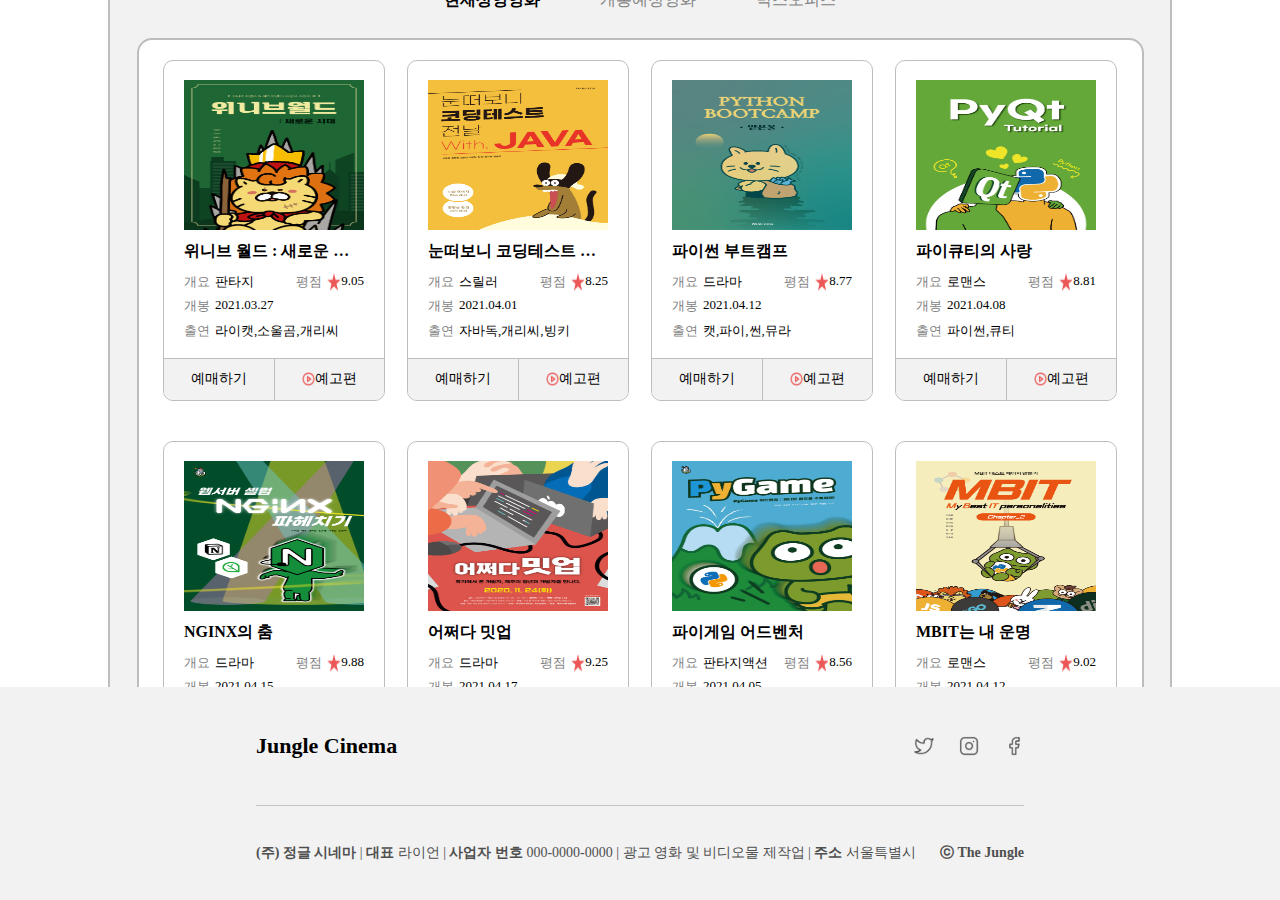
<file: BoxOffice/index.html>
<!DOCTYPE html>
<html lang="en">
  <head>
    <meta charset="UTF-8" />
    <meta http-equiv="X-UA-Compatible" content="IE=edge" />
    <meta name="viewport" content="width=device-width, initial-scale=1.0" />
    <link rel="stylesheet" href="style.css" />
    <title>Document</title>
  </head>
  <body>
    <section>
      <div class="contentsBox">
        <div class="sectionHeader">
          <div class="title">정글 시네마 영화 목록</div>
          <div class="list">
            <div class="listItem clicked">현재상영영화</div>
            <div class="listItem">개봉예정영화</div>
            <div class="listItem">박스오피스</div>
          </div>
        </div>
        <div class="sectionMain">
          <div class="itemBox">
            <img src="./assets/포스터_위니브월드.png" alt="포스터" />
            <div class="title">위니브 월드 : 새로운 시대</div>
            <div class="itemInfo">
              <div class="topInfo">
                <div>
                  <p class="subInfo">개요</p>
                  판타지
                </div>
                <div>
                  <p class="subInfo">평점</p>
                  <img src="./assets/별점이미지.png" alt="별점" /> 9.05
                </div>
              </div>
              <div>
                <p class="subInfo">개봉</p>
                2021.03.27
              </div>
              <div>
                <p class="subInfo">출연</p>
                라이캣,소울곰,개리씨
              </div>
            </div>
            <div class="itemButton">
              <div class="book">예매하기</div>
              <div class="preview">
                <img src="./assets/아이콘_재생.png" alt="재생버튼" />
                <p>예고편</p>
              </div>
            </div>
          </div>

          <div class="itemBox">
            <img src="./assets/포스터_눈떠보니자바.png" alt="포스터" />
            <div class="title">눈떠보니 코딩테스트 전날 With.JAVA</div>
            <div class="itemInfo">
              <div class="topInfo">
                <div>
                  <p class="subInfo">개요</p>
                  스릴러
                </div>
                <div>
                  <p class="subInfo">평점</p>
                  <img src="./assets/별점이미지.png" alt="별점" /> 8.25
                </div>
              </div>
              <div>
                <p class="subInfo">개봉</p>
                2021.04.01
              </div>
              <div>
                <p class="subInfo">출연</p>
                자바독,개리씨,빙키
              </div>
            </div>
            <div class="itemButton">
              <div class="book">예매하기</div>
              <div class="preview">
                <img src="./assets/아이콘_재생.png" alt="재생버튼" />
                <p>예고편</p>
              </div>
            </div>
          </div>

          <div class="itemBox">
            <img src="./assets/포스터_부트캠프.jpg" alt="포스터" />
            <div class="title">파이썬 부트캠프</div>
            <div class="itemInfo">
              <div class="topInfo">
                <div>
                  <p class="subInfo">개요</p>
                  드라마
                </div>
                <div>
                  <p class="subInfo">평점</p>
                  <img src="./assets/별점이미지.png" alt="별점" /> 8.77
                </div>
              </div>
              <div>
                <p class="subInfo">개봉</p>
                2021.04.12
              </div>
              <div>
                <p class="subInfo">출연</p>
                캣,파이,썬,뮤라
              </div>
            </div>
            <div class="itemButton">
              <div class="book">예매하기</div>
              <div class="preview">
                <img src="./assets/아이콘_재생.png" alt="재생버튼" />
                <p>예고편</p>
              </div>
            </div>
          </div>

          <div class="itemBox">
            <img src="./assets/포스터_파이큐티.png" alt="포스터" />
            <div class="title">파이큐티의 사랑</div>
            <div class="itemInfo">
              <div class="topInfo">
                <div>
                  <p class="subInfo">개요</p>
                  로맨스
                </div>
                <div>
                  <p class="subInfo">평점</p>
                  <img src="./assets/별점이미지.png" alt="별점" /> 8.81
                </div>
              </div>
              <div>
                <p class="subInfo">개봉</p>
                2021.04.08
              </div>
              <div>
                <p class="subInfo">출연</p>
                파이썬,큐티
              </div>
            </div>
            <div class="itemButton">
              <div class="book">예매하기</div>
              <div class="preview">
                <img src="./assets/아이콘_재생.png" alt="재생버튼" />
                <p>예고편</p>
              </div>
            </div>
          </div>

          <div class="itemBox">
            <img src="./assets/포스터_앤진액스.png" alt="포스터" />
            <div class="title">NGINX의 춤</div>
            <div class="itemInfo">
              <div class="topInfo">
                <div>
                  <p class="subInfo">개요</p>
                  드라마
                </div>
                <div>
                  <p class="subInfo">평점</p>
                  <img src="./assets/별점이미지.png" alt="별점" /> 9.88
                </div>
              </div>
              <div>
                <p class="subInfo">개봉</p>
                2021.04.15
              </div>
              <div>
                <p class="subInfo">출연</p>
                NGINX,노션
              </div>
            </div>
            <div class="itemButton">
              <div class="book">예매하기</div>
              <div class="preview">
                <img src="./assets/아이콘_재생.png" alt="재생버튼" />
                <p>예고편</p>
              </div>
            </div>
          </div>

          <div class="itemBox">
            <img src="./assets/포스터_어쩌다밋업.png" alt="포스터" />
            <div class="title">어쩌다 밋업</div>
            <div class="itemInfo">
              <div class="topInfo">
                <div>
                  <p class="subInfo">개요</p>
                  드라마
                </div>
                <div>
                  <p class="subInfo">평점</p>
                  <img src="./assets/별점이미지.png" alt="별점" /> 9.25
                </div>
              </div>
              <div>
                <p class="subInfo">개봉</p>
                2021.04.17
              </div>
              <div>
                <p class="subInfo">출연</p>
                라이캣,자바독,소울곰
              </div>
            </div>
            <div class="itemButton">
              <div class="book">예매하기</div>
              <div class="preview">
                <img src="./assets/아이콘_재생.png" alt="재생버튼" />
                <p>예고편</p>
              </div>
            </div>
          </div>

          <div class="itemBox">
            <img src="./assets/포스터_파이게임.jpg" alt="포스터" />
            <div class="title">파이게임 어드벤처</div>
            <div class="itemInfo">
              <div class="topInfo">
                <div>
                  <p class="subInfo">개요</p>
                  판타지액션
                </div>
                <div>
                  <p class="subInfo">평점</p>
                  <img src="./assets/별점이미지.png" alt="별점" /> 8.56
                </div>
              </div>
              <div>
                <p class="subInfo">개봉</p>
                2021.04.05
              </div>
              <div>
                <p class="subInfo">출연</p>
                개리씨,파이썬
              </div>
            </div>
            <div class="itemButton">
              <div class="book">예매하기</div>
              <div class="preview">
                <img src="./assets/아이콘_재생.png" alt="재생버튼" />
                <p>예고편</p>
              </div>
            </div>
          </div>

          <div class="itemBox">
            <img src="./assets/포스터_MBIT.png" alt="포스터" />
            <div class="title">MBIT는 내 운명</div>
            <div class="itemInfo">
              <div class="topInfo">
                <div>
                  <p class="subInfo">개요</p>
                  로맨스
                </div>
                <div>
                  <p class="subInfo">평점</p>
                  <img src="./assets/별점이미지.png" alt="별점" /> 9.02
                </div>
              </div>
              <div>
                <p class="subInfo">개봉</p>
                2021.04.12
              </div>
              <div>
                <p class="subInfo">출연</p>
                라이캣,개리씨,자바독
              </div>
            </div>
            <div class="itemButton">
              <div class="book">예매하기</div>
              <div class="preview">
                <img src="./assets/아이콘_재생.png" alt="재생버튼" />
                <p>예고편</p>
              </div>
            </div>
          </div>
        </div>
      </div>
    </section>
    <footer>
      <div class="upperFooter">
        <p>Jungle Cinema</p>
        <div class="share">
          <img src="./assets/twitter.png" alt="트위터" />
          <img src="./assets/instagram.png" alt="인스타" />
          <img src="./assets/facebook.png" alt="페이스북" />
        </div>
      </div>
      <div class="underFooter">
        <div class="footerInfo">
          <p>
            <strong>(주) 정글 시네마</strong> | <strong>대표</strong> 라이언 |
            <strong>사업자 번호</strong> 000-0000-0000 | 광고 영화 및 비디오물
            제작업 | <strong>주소</strong> 서울특별시
          </p>
        </div>
        <p class="companyName">ⓒ The Jungle</p>
      </div>
    </footer>
  </body>
</html>
</file>
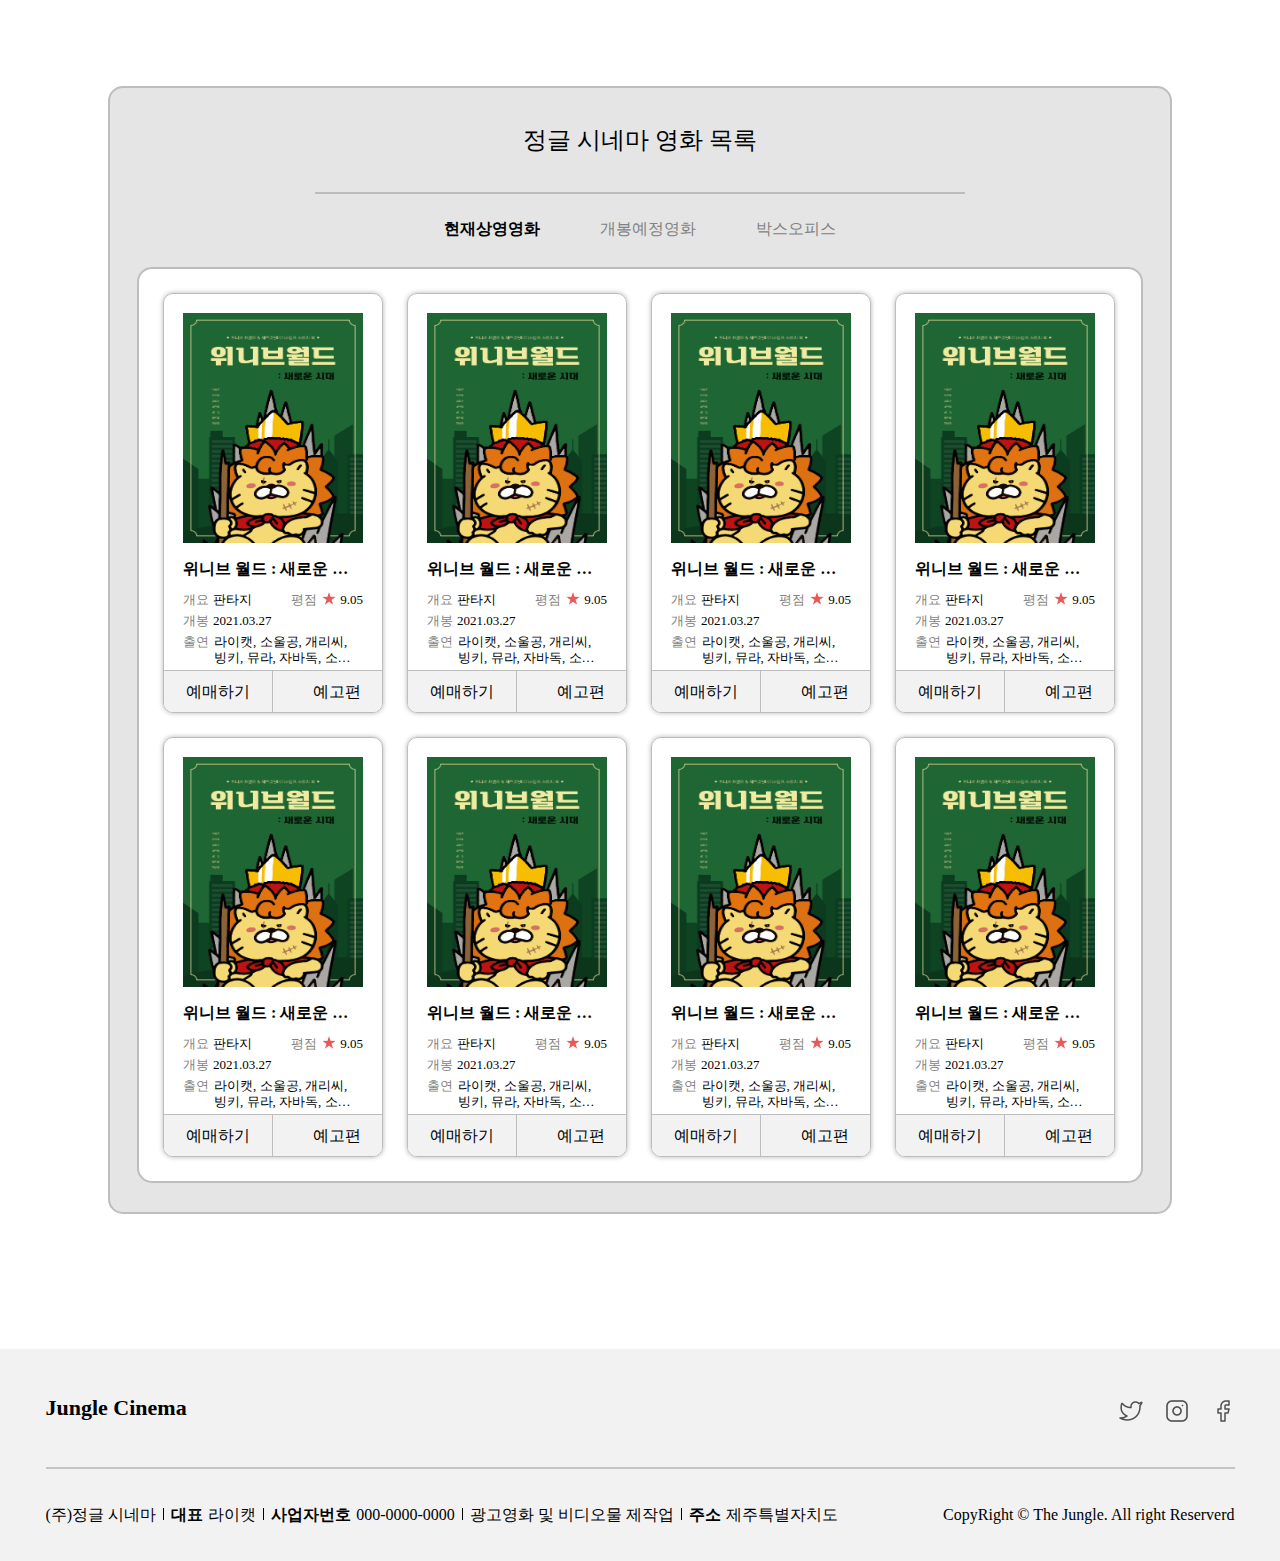
<file: BoxOfficeLecture/index.html>
<!DOCTYPE html>
<html lang="ko">
  <head>
    <meta charset="UTF-8" />
    <meta http-equiv="X-UA-Compatible" content="IE=edge" />
    <meta name="viewport" content="width=device-width, initial-scale=1.0" />
    <title>Jungle Cinema</title>
    <link rel="stylesheet" href="./src/style/reset.css" />
    <link rel="stylesheet" href="./src/style/style.css" />
  </head>
  <body>
    <div class="nav-skip">
      <a href="#cont-nav">영화목록 바로가기</a>
      <a href="#cont-company">회사정보 바로가기</a>
    </div>
    <h1 class="sr-only">정글 시네마</h1>
    <section class="cont-movie">
      <h2 class="tit-cont">정글 시네마 영화 목록</h2>
      <header>
        <h3 class="sr-only">영화 정보 목록</h3>
        <nav id="cont-nav" class="nav-movie">
          <ul class="list-movieNav">
            <li class="on">
              <a href="#none" class="link-nav">현재상영영화</a>
            </li>
            <li><a href="#none" class="link-nav">개봉예정영화</a></li>
            <li><a href="#none" class="link-nav">박스오피스</a></li>
          </ul>
        </nav>
      </header>

      <section>
        <h3 class="sr-only">현재 상영 영화 목록</h3>
        <ul class="list-movieInfo">
          <li>
            <article>
              <h4 class="sr-only">영화 상세 정보</h4>
              <a href="#none" class="link-movie">
                <img
                  class="movie-poster"
                  src="./src/images/포스터_위니브월드.png"
                  alt="위니브 월드 : 새로운 시대"
                />
              </a>
              <strong class="tit-movie sl-ellipsis"
                >위니브 월드 : 새로운 시대</strong
              >
              <dl class="list-info">
                <div>
                  <dt>개요</dt>
                  <dd>판타지</dd>
                </div>
                <div class="item-star">
                  <dt>평점</dt>
                  <dd>9.05</dd>
                </div>
                <div>
                  <dt>개봉</dt>
                  <dd>2021.03.27</dd>
                </div>
                <div>
                  <dt>출연</dt>
                  <dd class="multi-ellipsis">
                    라이캣, 소울공, 개리씨, 빙키, 뮤라, 자바독, 소울곰, 웨이드
                  </dd>
                </div>
              </dl>
            </article>
            <a href="#none" class="link-reserv">예매하기</a>
            <a href="#none" class="link-teaser">예고편</a>
          </li>

          <li>
            <article>
              <h4 class="sr-only">영화 상세 정보</h4>
              <a href="#none" class="link-movie">
                <img
                  class="movie-poster"
                  src="./src/images/포스터_위니브월드.png"
                  alt="위니브 월드 : 새로운 시대"
                />
              </a>
              <strong class="tit-movie sl-ellipsis"
                >위니브 월드 : 새로운 시대</strong
              >
              <dl class="list-info">
                <div>
                  <dt>개요</dt>
                  <dd>판타지</dd>
                </div>
                <div class="item-star">
                  <dt>평점</dt>
                  <dd>9.05</dd>
                </div>
                <div>
                  <dt>개봉</dt>
                  <dd>2021.03.27</dd>
                </div>
                <div>
                  <dt>출연</dt>
                  <dd class="multi-ellipsis">
                    라이캣, 소울공, 개리씨, 빙키, 뮤라, 자바독, 소울곰, 웨이드
                  </dd>
                </div>
              </dl>
            </article>
            <a href="#none" class="link-reserv">예매하기</a>
            <a href="#none" class="link-teaser">예고편</a>
          </li>

          <li>
            <article>
              <h4 class="sr-only">영화 상세 정보</h4>
              <a href="#none" class="link-movie">
                <img
                  class="movie-poster"
                  src="./src/images/포스터_위니브월드.png"
                  alt="위니브 월드 : 새로운 시대"
                />
              </a>
              <strong class="tit-movie sl-ellipsis"
                >위니브 월드 : 새로운 시대</strong
              >
              <dl class="list-info">
                <div>
                  <dt>개요</dt>
                  <dd>판타지</dd>
                </div>
                <div class="item-star">
                  <dt>평점</dt>
                  <dd>9.05</dd>
                </div>
                <div>
                  <dt>개봉</dt>
                  <dd>2021.03.27</dd>
                </div>
                <div>
                  <dt>출연</dt>
                  <dd class="multi-ellipsis">
                    라이캣, 소울공, 개리씨, 빙키, 뮤라, 자바독, 소울곰, 웨이드
                  </dd>
                </div>
              </dl>
            </article>
            <a href="#none" class="link-reserv">예매하기</a>
            <a href="#none" class="link-teaser">예고편</a>
          </li>

          <li>
            <article>
              <h4 class="sr-only">영화 상세 정보</h4>
              <a href="#none" class="link-movie">
                <img
                  class="movie-poster"
                  src="./src/images/포스터_위니브월드.png"
                  alt="위니브 월드 : 새로운 시대"
                />
              </a>
              <strong class="tit-movie sl-ellipsis"
                >위니브 월드 : 새로운 시대</strong
              >
              <dl class="list-info">
                <div>
                  <dt>개요</dt>
                  <dd>판타지</dd>
                </div>
                <div class="item-star">
                  <dt>평점</dt>
                  <dd>9.05</dd>
                </div>
                <div>
                  <dt>개봉</dt>
                  <dd>2021.03.27</dd>
                </div>
                <div>
                  <dt>출연</dt>
                  <dd class="multi-ellipsis">
                    라이캣, 소울공, 개리씨, 빙키, 뮤라, 자바독, 소울곰, 웨이드
                  </dd>
                </div>
              </dl>
            </article>
            <a href="#none" class="link-reserv">예매하기</a>
            <a href="#none" class="link-teaser">예고편</a>
          </li>

          <li>
            <article>
              <h4 class="sr-only">영화 상세 정보</h4>
              <a href="#none" class="link-movie">
                <img
                  class="movie-poster"
                  src="./src/images/포스터_위니브월드.png"
                  alt="위니브 월드 : 새로운 시대"
                />
              </a>
              <strong class="tit-movie sl-ellipsis"
                >위니브 월드 : 새로운 시대</strong
              >
              <dl class="list-info">
                <div>
                  <dt>개요</dt>
                  <dd>판타지</dd>
                </div>
                <div class="item-star">
                  <dt>평점</dt>
                  <dd>9.05</dd>
                </div>
                <div>
                  <dt>개봉</dt>
                  <dd>2021.03.27</dd>
                </div>
                <div>
                  <dt>출연</dt>
                  <dd class="multi-ellipsis">
                    라이캣, 소울공, 개리씨, 빙키, 뮤라, 자바독, 소울곰, 웨이드
                  </dd>
                </div>
              </dl>
            </article>
            <a href="#none" class="link-reserv">예매하기</a>
            <a href="#none" class="link-teaser">예고편</a>
          </li>

          <li>
            <article>
              <h4 class="sr-only">영화 상세 정보</h4>
              <a href="#none" class="link-movie">
                <img
                  class="movie-poster"
                  src="./src/images/포스터_위니브월드.png"
                  alt="위니브 월드 : 새로운 시대"
                />
              </a>
              <strong class="tit-movie sl-ellipsis"
                >위니브 월드 : 새로운 시대</strong
              >
              <dl class="list-info">
                <div>
                  <dt>개요</dt>
                  <dd>판타지</dd>
                </div>
                <div class="item-star">
                  <dt>평점</dt>
                  <dd>9.05</dd>
                </div>
                <div>
                  <dt>개봉</dt>
                  <dd>2021.03.27</dd>
                </div>
                <div>
                  <dt>출연</dt>
                  <dd class="multi-ellipsis">
                    라이캣, 소울공, 개리씨, 빙키, 뮤라, 자바독, 소울곰, 웨이드
                  </dd>
                </div>
              </dl>
            </article>
            <a href="#none" class="link-reserv">예매하기</a>
            <a href="#none" class="link-teaser">예고편</a>
          </li>

          <li>
            <article>
              <h4 class="sr-only">영화 상세 정보</h4>
              <a href="#none" class="link-movie">
                <img
                  class="movie-poster"
                  src="./src/images/포스터_위니브월드.png"
                  alt="위니브 월드 : 새로운 시대"
                />
              </a>
              <strong class="tit-movie sl-ellipsis"
                >위니브 월드 : 새로운 시대</strong
              >
              <dl class="list-info">
                <div>
                  <dt>개요</dt>
                  <dd>판타지</dd>
                </div>
                <div class="item-star">
                  <dt>평점</dt>
                  <dd>9.05</dd>
                </div>
                <div>
                  <dt>개봉</dt>
                  <dd>2021.03.27</dd>
                </div>
                <div>
                  <dt>출연</dt>
                  <dd class="multi-ellipsis">
                    라이캣, 소울공, 개리씨, 빙키, 뮤라, 자바독, 소울곰, 웨이드
                  </dd>
                </div>
              </dl>
            </article>
            <a href="#none" class="link-reserv">예매하기</a>
            <a href="#none" class="link-teaser">예고편</a>
          </li>

          <li>
            <article>
              <h4 class="sr-only">영화 상세 정보</h4>
              <a href="#none" class="link-movie">
                <img
                  class="movie-poster"
                  src="./src/images/포스터_위니브월드.png"
                  alt="위니브 월드 : 새로운 시대"
                />
              </a>
              <strong class="tit-movie sl-ellipsis"
                >위니브 월드 : 새로운 시대</strong
              >
              <dl class="list-info">
                <div>
                  <dt>개요</dt>
                  <dd>판타지</dd>
                </div>
                <div class="item-star">
                  <dt>평점</dt>
                  <dd>9.05</dd>
                </div>
                <div>
                  <dt>개봉</dt>
                  <dd>2021.03.27</dd>
                </div>
                <div>
                  <dt>출연</dt>
                  <dd class="multi-ellipsis">
                    라이캣, 소울공, 개리씨, 빙키, 뮤라, 자바독, 소울곰, 웨이드
                  </dd>
                </div>
              </dl>
            </article>
            <a href="#none" class="link-reserv">예매하기</a>
            <a href="#none" class="link-teaser">예고편</a>
          </li>
        </ul>
      </section>
    </section>

    <footer id="cont-company" class="cont-company">
      <section class="cont-coInfo">
        <h2 class="sr-only">기업정보</h2>
        <strong class="tit-company">Jungle Cinema</strong>
        <dl class="list-coInfo">
          <dt class="sr-only">사명</dt>
          <dd>(주)정글 시네마</dd>
          <dt>대표</dt>
          <dd>라이캣</dd>
          <dt>사업자번호</dt>
          <dd>000-0000-0000</dd>
          <dd>광고영화 및 비디오물 제작업</dd>
          <dt>주소</dt>
          <dd>제주특별자치도</dd>
        </dl>

        <em class="sr-only">sns 링크 목록</em>
        <ul class="list-sns">
          <li><a href="#none" class="link-twitter">트위터</a></li>
          <li><a href="#none" class="link-insta">인스타그램</a></li>
          <li><a href="#none" class="link-facebook">페이스북</a></li>
        </ul>
        <small class="txt-copy"
          >CopyRight &copy; The Jungle. All right Reserverd</small
        >
      </section>
    </footer>
  </body>
</html>
</file>
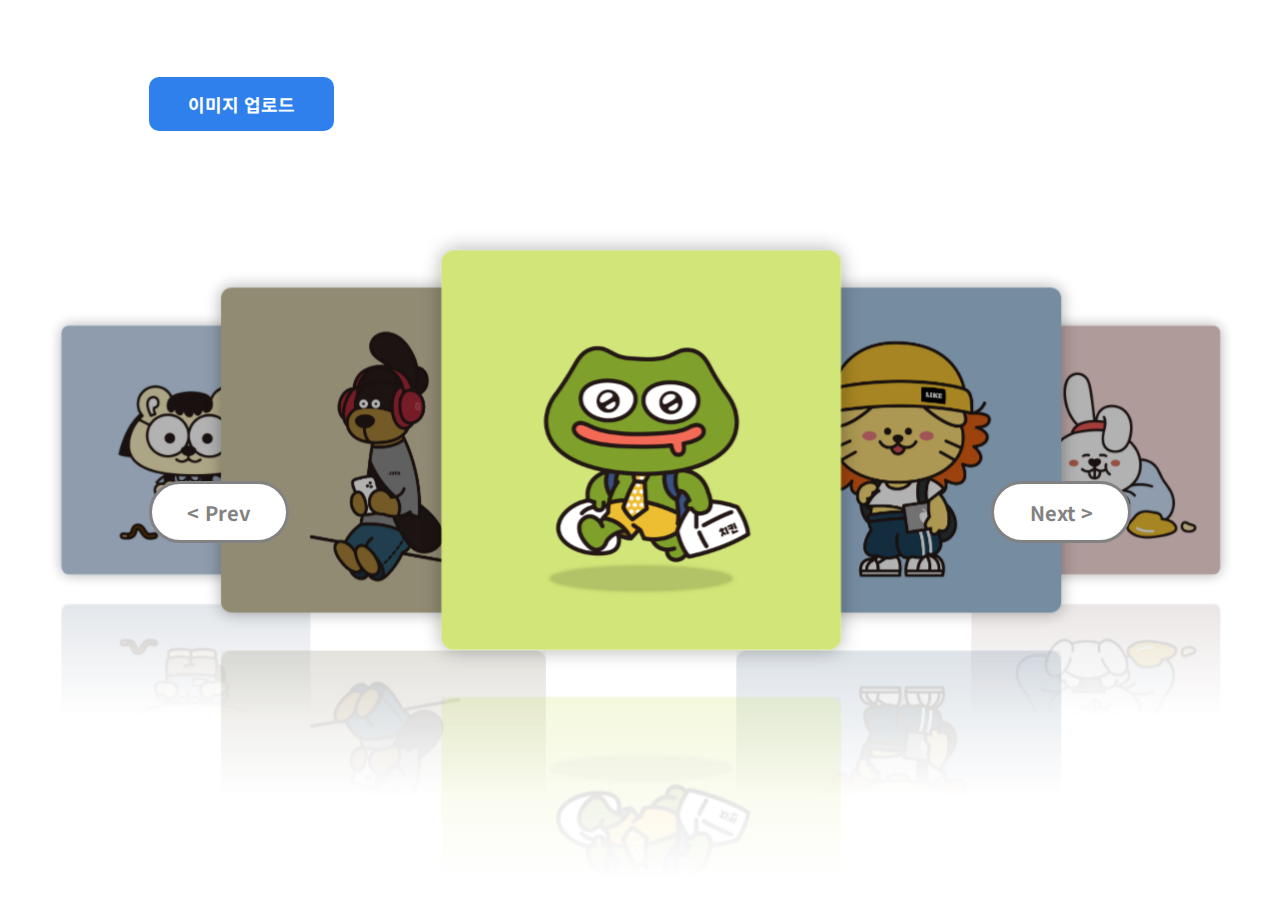
<file: imageCarouserLecture/index.html>
<!DOCTYPE html>
<html lang="ko">
<head>
  <meta charset="UTF-8">
  <meta http-equiv="X-UA-Compatible" content="IE=edge">
  <meta name="viewport" content="width=device-width, initial-scale=1.0">
  <title>이미지 캐러셀</title>
  <link rel="preconnect" href="https://fonts.googleapis.com">
  <link rel="preconnect" href="https://fonts.gstatic.com" crossorigin>
  <link href="https://fonts.googleapis.com/css2?family=Noto+Sans+KR:wght@700&display=swap" rel="stylesheet">
  <link rel="stylesheet" href="./src/style/style.css">
</head>
<body>
  <section id="carousel">
    <h1 class="util-ir">이미지 캐러셀 리스트</h1>
    <div class="carousel-cont">
      <ul class="carousel-list">
        <li class="carousel-item now">
          <img src="./src/assets/image_1.png" alt="1">
        </li>
        <li class="carousel-item">
          <img src="./src/assets/image_2.png" alt="2">
        </li>
        <li class="carousel-item">
          <img src="./src/assets/image_3.png" alt="3">
        </li>
        <li class="carousel-item">
          <img src="./src/assets/image_4.png" alt="4">
        </li>
        <li class="carousel-item">
          <img src="./src/assets/image_5.png" alt="5">
        </li>
      </ul>
    </div>
    <button type="button" class="prev-btn">&lt; Prev</button>
    <button type="button" class="next-btn">Next &gt;</button>
  </section>
  <form action="" class="image-upload">
    <input type="file" accept="image/*" id="image-upload-input">
    <label for="image-upload-input">이미지 업로드</label>
  </form>
  <script src="./src/js/main.js"></script>
</body>
</html>
</file>
<file: BoxOffice/style.css>
* {
  margin: 0;
  padding: 0;
}

body {
  width: 100vw;
  height: 100vh;
  position: relative;

  font-family: "Roboto";
}

section {
  width: 100%;
  height: calc(100% - 213px);

  display: flex;
  justify-content: center;
  align-items: center;
}

section .contentsBox {
  width: 1060px;
  height: 970px;
  background-color: #f2f2f2;

  border: 2px solid #bdbdbd;
  border-radius: 15px;
}

section .contentsBox .sectionHeader {
  width: 100%;
  display: flex;
  flex-direction: column;
  justify-content: center;
  align-items: center;
}

section .contentsBox .sectionHeader .title {
  width: 650px;
  height: 102px;
  display: flex;
  justify-content: center;
  align-items: center;
  font-size: 24px;
  font-weight: 700;

  border-bottom: 2px solid #bdbdbd;
}

section .contentsBox .sectionHeader .list {
  width: 650px;
  height: 75px;
  display: flex;
  justify-content: center;
  align-items: center;
  font-size: 16px;
}

section .contentsBox .sectionHeader .list .listItem {
  margin: 0 30px;
  color: #828282;
}

section .contentsBox .sectionHeader .list .clicked {
  font-weight: 900;
  color: #000000;
}

section .contentsBox .sectionMain {
  width: 1003px;
  height: 762px;
  border: 2px solid #bdbdbd;
  border-radius: 15px;
  margin: 0 auto;
  background-color: white;

  display: flex;
  justify-content: center;
  align-items: center;
  flex-wrap: wrap;
}

section .contentsBox .sectionMain .itemBox {
  width: 220px;
  border: 1px solid #bdbdbd;
  border-radius: 10px;

  display: flex;
  flex-direction: column;
  align-items: center;
  margin: 0 11px;
}

section .contentsBox .sectionMain .itemBox > img {
  width: 180px;
  height: 150px;
  margin-top: 19px;
}

section .contentsBox .sectionMain .itemBox .title {
  width: 80%;
  font-weight: 900;
  font-size: 16px;
  align-self: start;
  margin: 11px 0 11px 20px;
  text-overflow: ellipsis;
  overflow: hidden;
  white-space: nowrap;
}

section .contentsBox .sectionMain .itemBox .itemInfo {
  width: calc(100% - 40px);
  height: 67px;
  display: flex;
  flex-direction: column;
  justify-content: space-between;
  font-size: 13px;
  margin-bottom: 18px;
}

section .contentsBox .sectionMain .itemBox .itemInfo > div {
  display: flex;
}

section .contentsBox .sectionMain .itemBox .itemInfo .topInfo {
  width: 100%;
  display: flex;
  justify-content: space-between;
  align-items: center;
}

section .contentsBox .sectionMain .itemBox .itemInfo .topInfo > div {
  display: flex;
}

section .contentsBox .sectionMain .itemBox .itemInfo .topInfo > img {
  width: 14px;
  height: 14px;
}

section .contentsBox .sectionMain .itemBox .itemButton {
  width: 100%;
  height: 41px;
  display: flex;
  justify-content: space-between;

  border-top: 1px solid #bdbdbd;
}

section .contentsBox .sectionMain .itemBox .itemButton div {
  width: 50%;
  text-align: center;
  background-color: #f2f2f2;
  font-weight: 500;
  font-size: 14px;
}

section .contentsBox .sectionMain .itemBox .itemButton .book {
  display: flex;
  justify-content: center;
  align-items: center;

  border-right: 1px solid #bdbdbd;
  border-bottom-left-radius: 10px;
}

section .contentsBox .sectionMain .itemBox .itemButton .preview {
  display: flex;
  justify-content: center;
  align-items: center;
  border-bottom-right-radius: 10px;
}

section .contentsBox .sectionMain .itemBox .itemButton .preview > img {
  width: 13.33px;
  height: 13.33px;
}

footer {
  width: 100%;
  height: 213px;
  background: #f2f2f2;
  position: absolute;
  bottom: 0;

  display: flex;
  flex-direction: column;
  justify-content: center;
  align-items: center;
}

footer .upperFooter {
  width: 60%;
  height: 119px;
  display: flex;
  justify-content: space-between;
  align-items: center;

  border-bottom: 1px solid #c4c4c4;
}

footer .upperFooter p {
  font-weight: 700;
  font-size: 22px;
}

footer .upperFooter .share {
  display: flex;
  display: flex;
  justify-content: space-between;
  align-items: center;
}

footer .upperFooter .share img {
  width: 20px;
  height: 20px;
  margin-left: 25px;
}

footer .underFooter {
  width: 60%;
  height: 94px;
  display: flex;
  justify-content: space-between;
  align-items: center;
}

footer .underFooter .footerInfo {
  display: flex;

  font-size: 14px;
  color: #4f4f4f;
}

footer .underFooter .companyName {
  font-size: 14px;
  font-weight: 700;
  color: #4f4f4f;
}

.subInfo {
  color: #828282;
  margin-right: 5px;
}
</file>
<file: BoxOfficeLecture/src/style/style.css>
@charset "utf-8";

/* 유틸리티 */
/* 스크린 리더 전용 */
.sr-only {
  position: absolute;
  left: -10000px;
  top: auto;
  width: 1px;
  height: 1px;
  overflow: hidden;
}

/* 한줄 말줄임 */
.sl-ellipsis {
  display: block;
  white-space: nowrap;
  overflow: hidden;
  text-overflow: ellipsis;
}

/* 두줄 말줄임 */
.multi-ellipsis {
  overflow: hidden;
  display: -webkit-box;
  -webkit-line-clamp: 2;
  -webkit-box-orient: vertical;
}

/* 스킵네비게이션 */
.nav-skip a {
  position: absolute;
  top: -200px;
  left: 0;
  width: 160px;
  line-height: 30px;
  border: 1px solid #fff;
  color: #fff;
  background: #333;
  text-align: center;
}

.nav-skip a:active,
.nav-skip a:focus {
  top: 0;
}

/* 컨테이너 스타일 */
.cont-movie {
  width: 1006px;
  margin: 86px auto 0;
  padding: 0 27px 29px;
  border: 2px solid #bdbdbd;
  border-radius: 15px;
  background: #e5e5e5;
}

.cont-movie .tit-cont {
  font-size: 24px;
  text-align: center;
  line-height: 28px;
  padding: 38px 0;
}

/* nav 스타일 */
.cont-movie .nav-movie {
  text-align: center;
}

.cont-movie .nav-movie::before {
  display: block;
  content: "";
  width: 650px;
  height: 2px;
  background: #bdbdbd;
  margin: 0 auto;
}

.cont-movie .list-movieNav {
  display: inline-block;
  margin: 27px 0;
}

.cont-movie .list-movieNav li {
  float: left;
}

.cont-movie .list-movieNav li + li {
  margin-left: 60px;
}

.cont-movie .list-movieNav .link-nav {
  color: #828282;
}

.cont-movie .list-movieNav .on .link-nav {
  color: #000;
  font-weight: bold;
}

/* 컨텐츠 스타일 */
.cont-movie .list-movieInfo .movie-poster {
  width: 180px;
  height: 230px;
}

.cont-movie .list-movieInfo {
  overflow: hidden;
  padding: 0 12px 24px 12px;
  border: 2px solid #bdbdbd;
  border-radius: 15px;
  background: #fff;
}

.cont-movie .list-movieInfo .tit-movie {
  font-weight: bold;
  line-height: 23px;
}

.cont-movie .list-movieInfo li {
  overflow: hidden;
  float: left;
  border: 1px solid #bdbdbd;
  border-radius: 10px;
  box-shadow: 0 0 5px rgba(0, 0, 0, 0.3);
  margin: 24px 12px 0;
}

.cont-movie .list-movieInfo li > a[class^="link"] {
  display: inline-block;
  width: 50%;
  text-align: center;
  height: 41px;
  line-height: 41px;
  background: #f2f2f2;
  border-top: 1px solid #bdbdbd;
  float: left;
}

.cont-movie .list-movieInfo li .link-reserv::after {
  display: inline-block;
  float: right;
  content: "";
  width: 1px;
  height: 100%;
  background: #bdbdbd;
}

.cont-movie .list-movieInfo li .link-teaser::before {
  display: inline-block;
  content: "";
  width: 16px;
  height: 16px;
  background: url(../images/btn_play.png);
  vertical-align: top;
  margin: 11px 2px 0 0;
}

.cont-movie .list-movieInfo .link-movie {
  display: block;
  margin-bottom: 11px;
}

.list-movieInfo .list-info {
  margin-top: 12px;
}

.list-movieInfo article {
  width: 180px;
  padding: 19px 19px 0 19px;
}

.list-movieInfo .list-info dt,
.list-movieInfo .list-info dd {
  display: inline-block;
  font-size: 13px;
  vertical-align: top;
  line-height: 1.2;
}

.list-movieInfo .list-info dt {
  font-weight: lighter;
  color: #828282;
}

.list-movieInfo .list-info .multi-ellipsis {
  width: 140px;
  height: 31px;
  float: right;
  display: -webkit-box;
  margin-left: 5px;
}

.list-movieInfo .list-info .item-star {
  float: right;
}

.list-movieInfo .list-info .item-star dt::after {
  display: inline-block;
  content: "";
  width: 14px;
  height: 13px;
  margin-left: 5px;
  background: url(../images/별점이미지.png);
  vertical-align: top;
}

.list-movieInfo .list-info div {
  display: inline-block;
  margin-bottom: 5px;
}

/* footer 스타일 */
.cont-company {
  background: #f2f2f2;
  margin-top: 135px;
}

.cont-company .cont-coInfo {
  position: relative;
  overflow: hidden;
  width: 1189px;
  margin: 0 auto;
}

.cont-company .tit-company {
  display: block;
  font-size: 22px;
  height: 118px;
  line-height: 118px;
  border-bottom: 2px solid #c4c4c4;
  font-weight: 700;
}

.cont-company .list-coInfo {
  float: left;
  margin: 38px 0;
}

.cont-company .list-coInfo dt,
.cont-company .list-coInfo dd {
  display: inline-block;
  float: left;
}

.cont-company .list-coInfo dt {
  font-weight: 700;
  margin-right: 5px;
}

.cont-company .list-coInfo dd {
  font-weight: 400;
}

.cont-company .list-coInfo dd::after {
  display: inline-block;
  content: "";
  width: 1px;
  height: 12px;
  margin: 0 7px;
  background: #000;
}

.cont-company .list-coInfo dd:last-child::after {
  display: none;
}

.cont-company .list-sns {
  position: absolute;
  overflow: hidden;
  top: 50px;
  right: 0;
}

.cont-company .list-sns li {
  float: left;
  margin-left: 22px;
}

.cont-company .list-sns a[class^="link"] {
  display: inline-block;
  width: 24px;
  height: 24px;
  font-size: 1px;
  text-indent: -9999px;
  overflow: hidden;
}

.cont-company .list-sns .link-insta {
  background: url("../images/instagram.png");
  background-size: 24px;
}

.cont-company .list-sns .link-facebook {
  background: url("../images/facebook.png");
  background-size: 24px;
}

.cont-company .list-sns .link-twitter {
  background: url("../images/twitter.png");
  background-size: 24px;
}

.cont-company .txt-copy {
  float: right;
  margin-top: 38px;
}
</file>
<file: imageCarouserLecture/src/style/style.css>
@import 'reset.css';

.util-ir{
    display: block;
    overflow: hidden;
    width: 1px;
    height: 1px;
    font-size: 1px;
    line-height: 0;
    text-indent: -9999px;
}

.image-upload {
    position: absolute;
    top: 77px;
    left: 149px;

}

#image-upload-input {
    position: absolute;
    left: -10000px;
    top: auto;
    width: 1px;
    height: 1px;
    overflow: hidden;
}

#image-upload-input + label {
    display: block;
    width: 185px;
    height: 54px;
    text-align: center;
    line-height: 54px;
    background: #2F80ED;
    border-radius: 10px;
    color: #FFF;
    font-size: 18px;
    font-family: 'Noto Sans KR', sans-serif;
    font-weight: 700;
    cursor: pointer;
}

#carousel {
    display: flex;
    height: 100vh;
    justify-content: center;
    align-items: center;
}

.carousel-cont {
    perspective: 1000px;
}

.carousel-list {
    width: 300px;
    height: 300px;
    position: relative;
    transform-style: preserve-3d;
    /* transform: rotateX(-75deg); */
}

.carousel-item {
    position: absolute;
    top: 0;
    left: 0;
    width: 100%;
    height: 100%;
    -webkit-box-reflect: below 35px linear-gradient(transparent 55%, rgba(255, 255, 255, 0.25));
    overflow: hidden;
    border-radius: 10px;
    box-shadow: 0px 0px 15px rgba(0, 0, 0, 0.3);
    transition: all .5s;
}

.carousel-item img {
    display: block;
    width: 100%;
    height: 100%;
    filter: brightness(70%);
}

.now img {
    filter: brightness(100%);
}

.prev-btn, .next-btn {
    position: absolute;
    width: 140px;
    height: 62px;
    border-radius: 36px;
    top: 50%;
    margin-top: 31px;
    background: #FFF;
    border: 3px solid #828282;
    color: #828282;
    font-size: 20px;
    font-family: 'Noto Sans KR', sans-serif;
    font-weight: 700;
    cursor: pointer;
}

.prev-btn {
    left: 149px;
}

.prev-btn:hover {
    background: #828282;
    color: #FFF;
}

.next-btn {
    right: 149px;
}

.next-btn:hover {
    background: #828282;
    color: #FFF;
}

/* .carousel-item:first-child {
    transform: rotateY(0deg) translateZ(250px);
}

.carousel-item:nth-child(2) {
    transform: rotateY(120deg) translateZ(250px) rotateY(-120deg);
}

.carousel-item:nth-child(3) {
    transform: rotateY(240deg) translateZ(250px) rotateY(-240deg);
} */

/* filter를 사용하지 않는 경우 */
/* .carousel-item::before{
    position: absolute;
    display: block;
    content: '';
    width: 100%;
    height: 100%;
    background: #000;
    opacity: 0.3;
    z-index: 10;
} */
</file>
